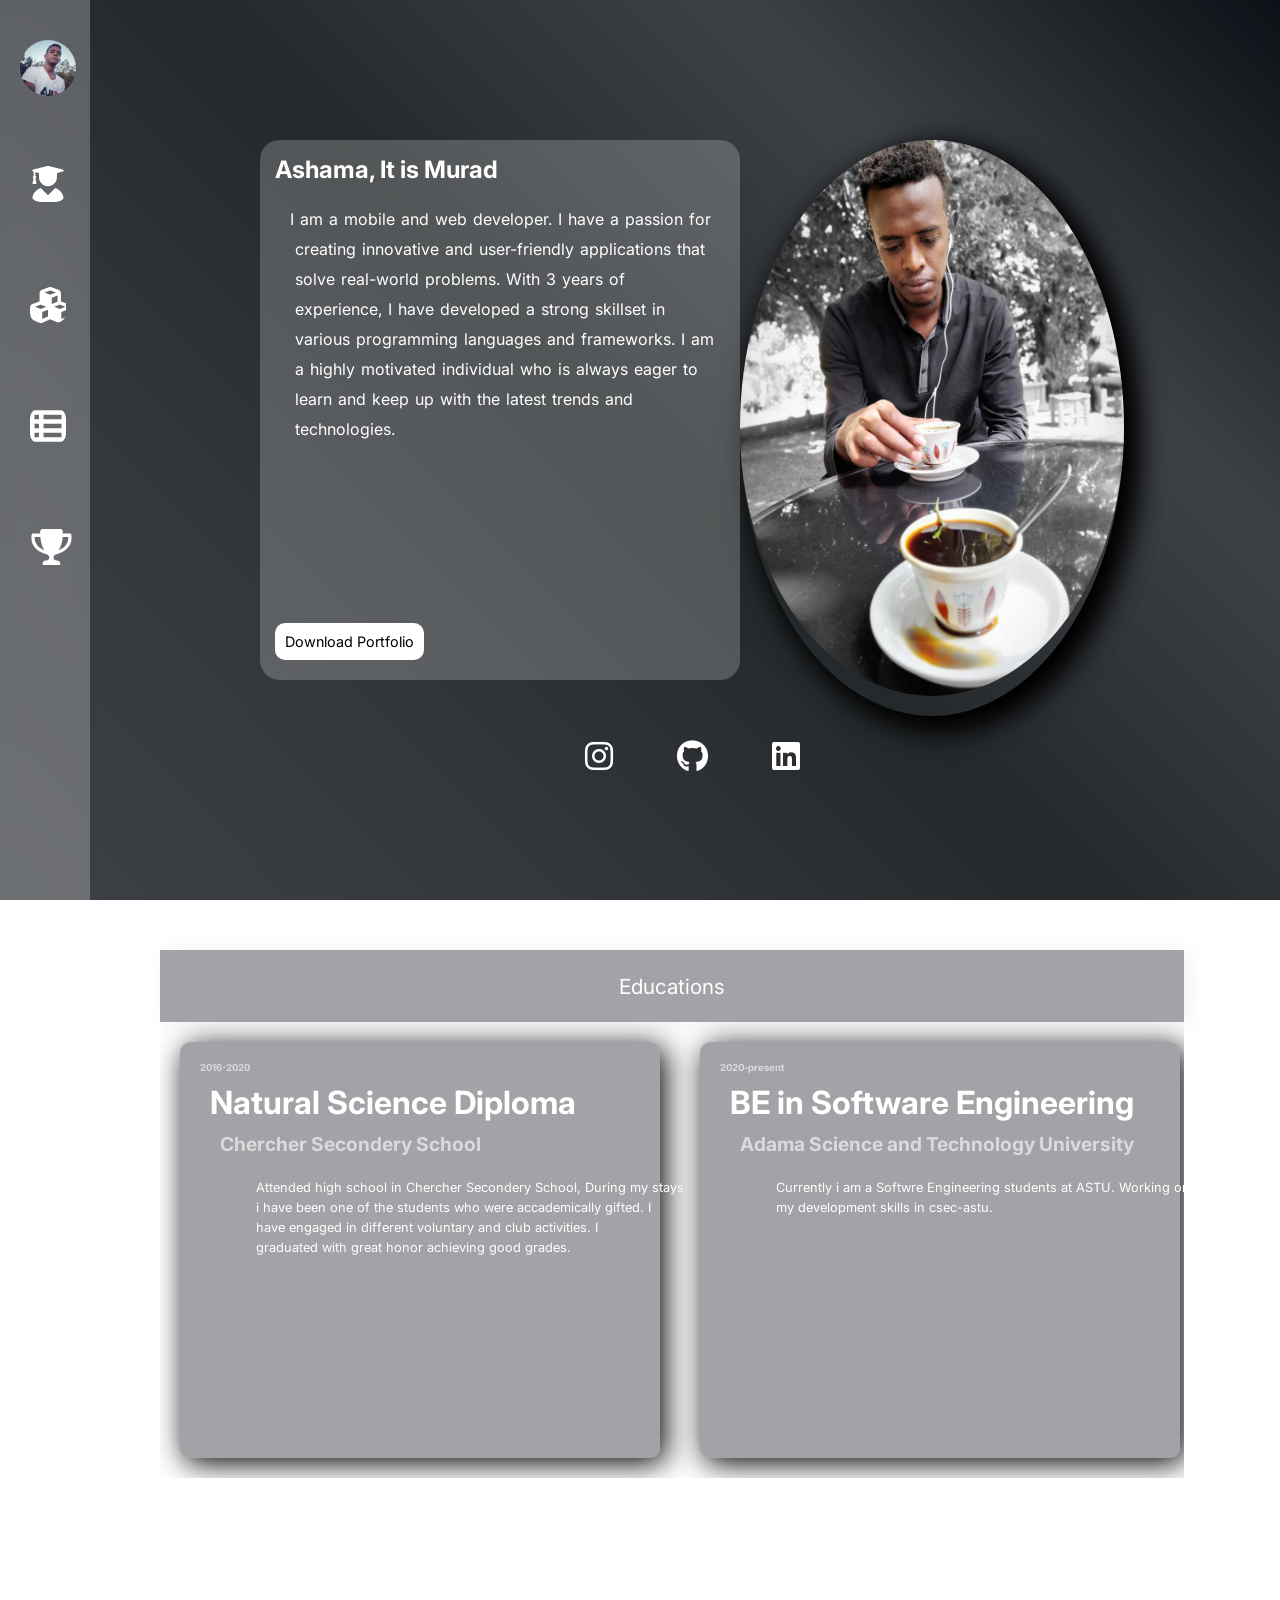
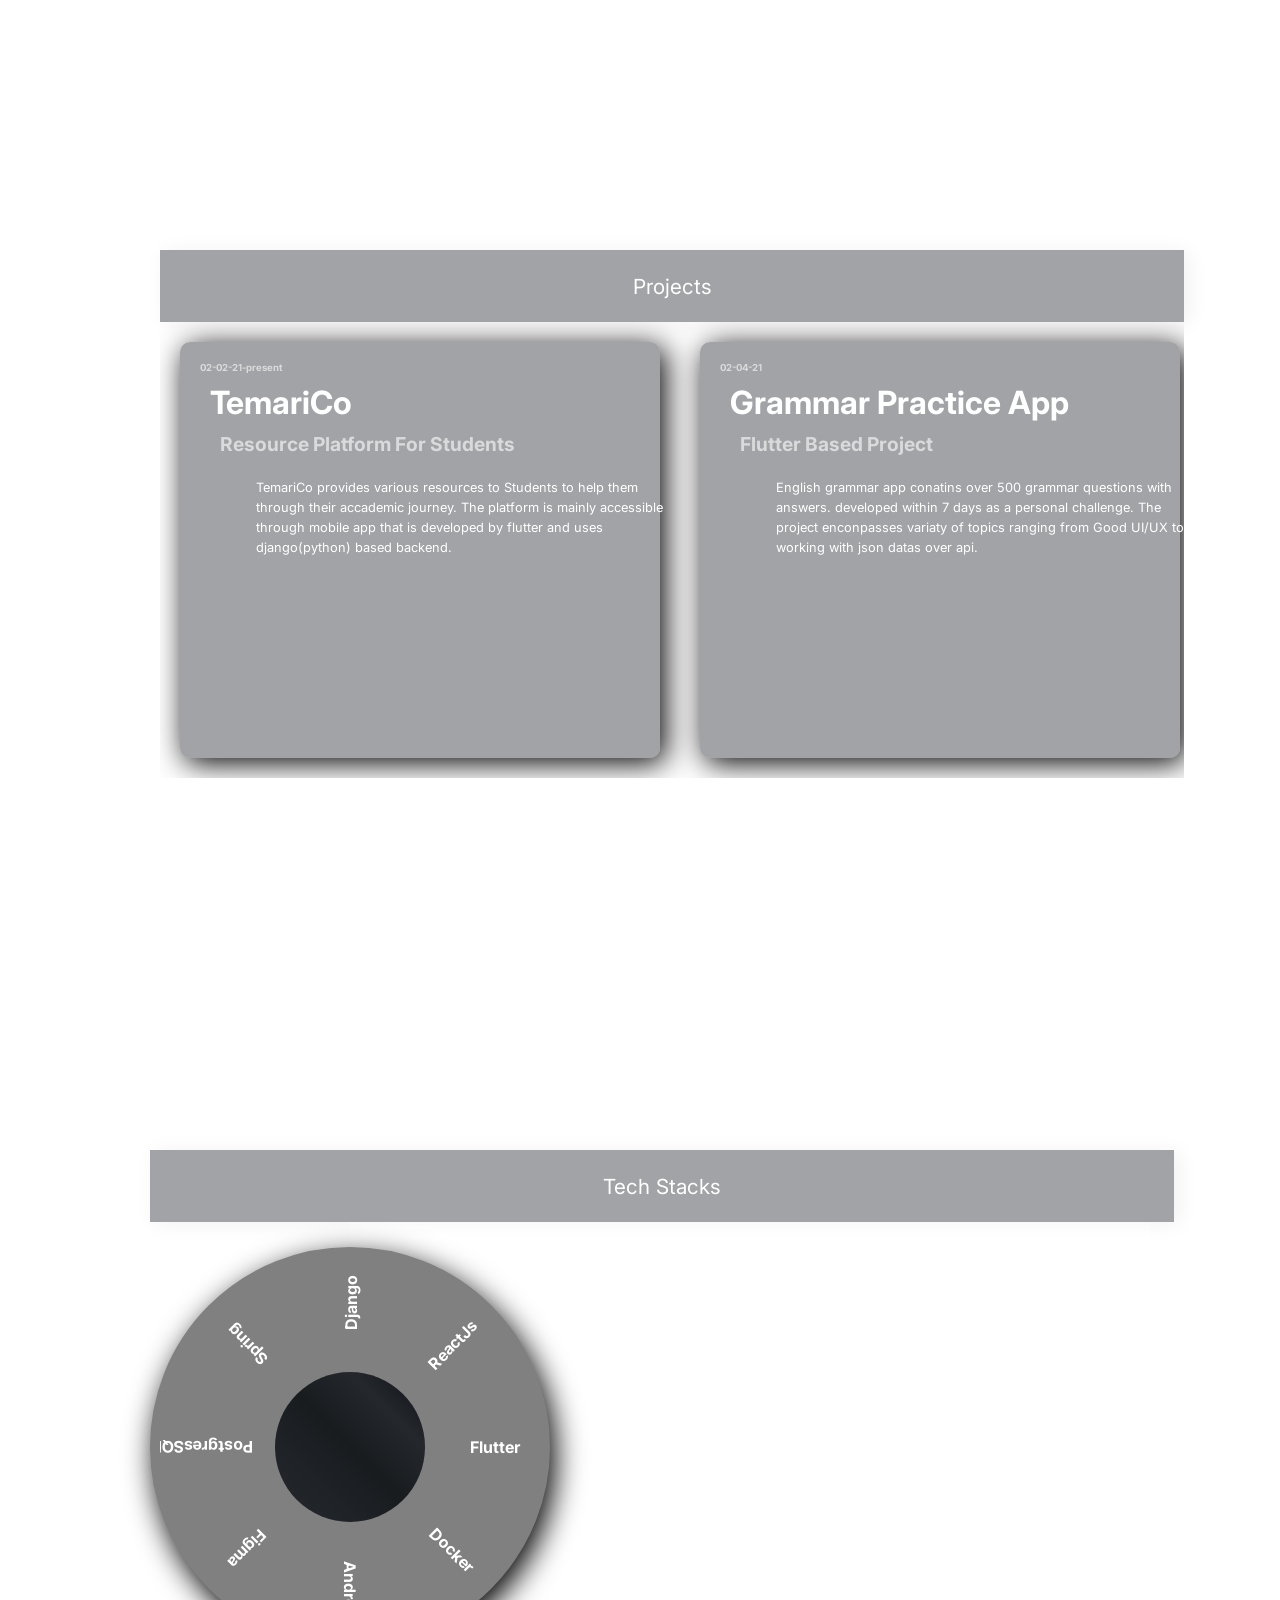
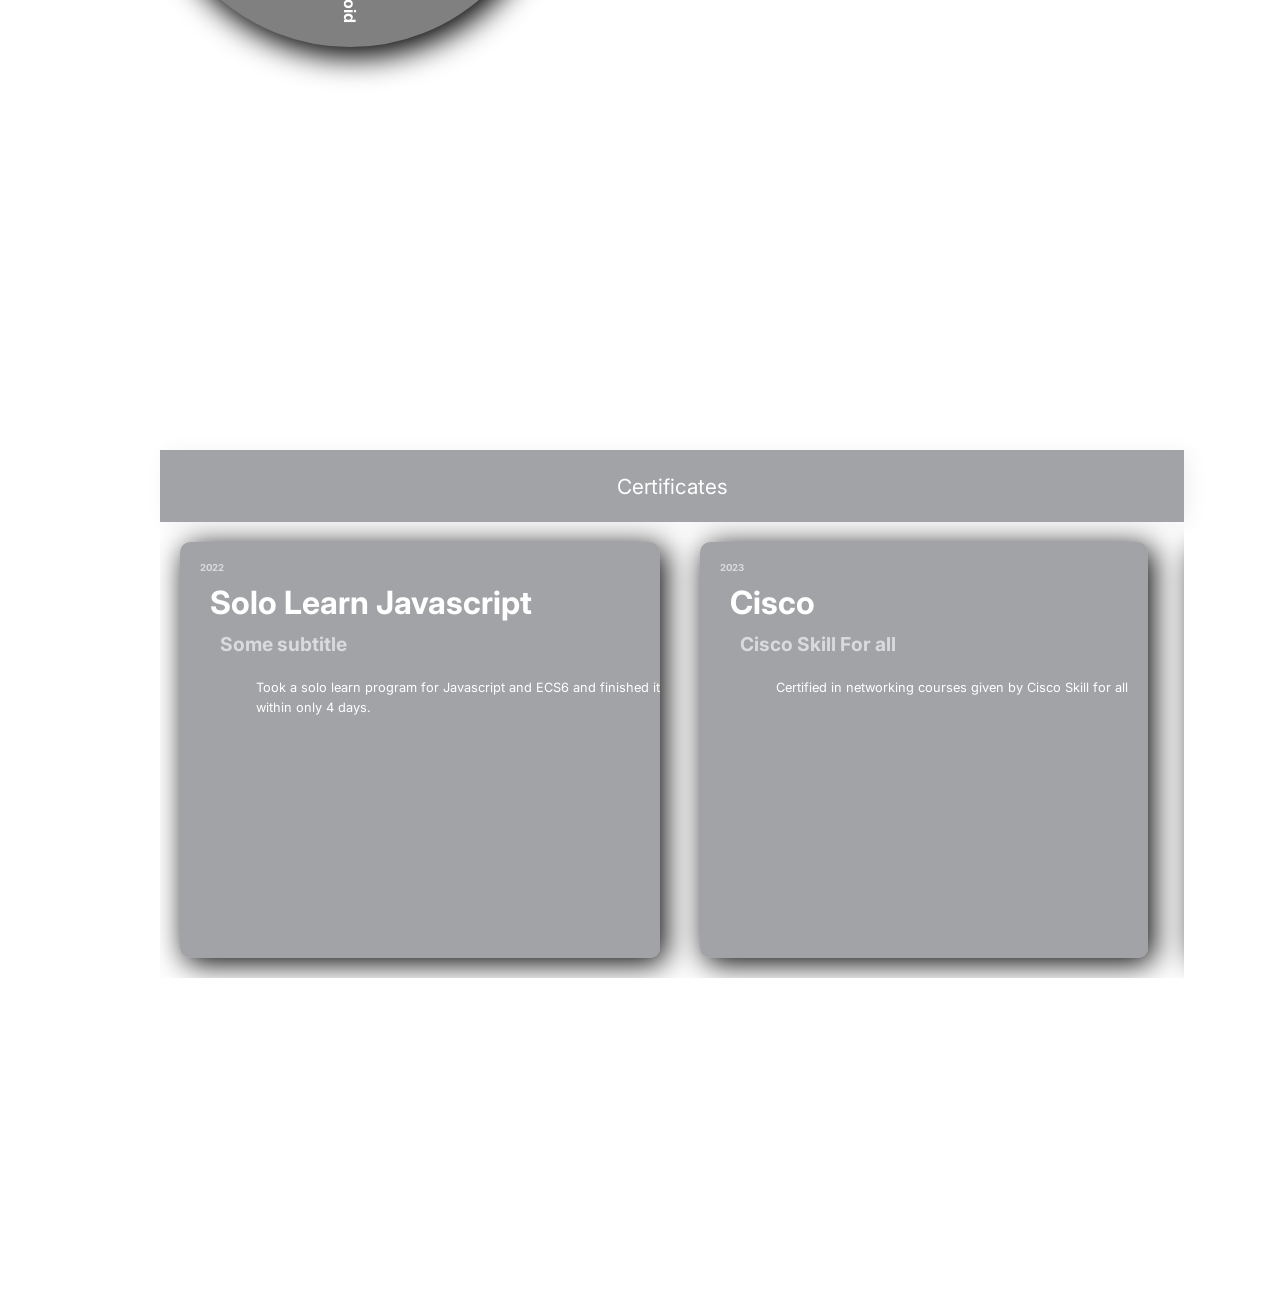
<file: html/index.html>
<!DOCTYPE html>
<html lang="en">
  <head>
    <meta charset="UTF-8" />
    <meta http-equiv="X-UA-Compatible" content="IE=edge" />
    <meta name="viewport" content="width=device-width, initial-scale=1.0" />
    <title>Portfolio | Murad</title>
    <link href="../css/style.css" rel="stylesheet" />
    <link href="../css/project.css" rel="stylesheet" />
    <link href="../css/wheel.css" rel="stylesheet" />
    <script src="../js/index.js"></script>
    <script defer src="../js/pie.js"></script>
    <script defer src="../js/index.js"></script>
    <link
      rel="stylesheet"
      href="https://fonts.googleapis.com/css?family=inter"
    />

    <link
      rel="stylesheet"
      href="https://cdnjs.cloudflare.com/ajax/libs/font-awesome/6.4.0/css/all.min.css"
      integrity="sha512-iecdLmaskl7CVkqkXNQ/ZH/XLlvWZOJyj7Yy7tcenmpD1ypASozpmT/E0iPtmFIB46ZmdtAc9eNBvH0H/ZpiBw=="
      crossorigin="anonymous"
      referrerpolicy="no-referrer"
    />
  </head>

  <body>
    <div class="root" id="root">
      <div id="side-bar">
        <ul id="side-list">
          <li class="nav-item">
            <a href="#about-me" class="">
              <div class="profile">
                <img src="../assets/images/murad.jpg" alt="" />
              </div>
            </a>
          </li>
          <li class="nav-item">
            <div>
              <a href="#educations" class="">
                <svg
                  class="nav-icon"
                  value="1"
                  width="56"
                  height="56"
                  viewBox="0 0 56 56"
                  fill="none"
                  xmlns="http://www.w3.org/2000/svg"
                >
                  <path
                    d="M4.99078 8.72266L5.6875 8.88672V15.2852C4.92188 15.7391 4.375 16.5484 4.375 17.5C4.375 18.416 4.88086 19.1822 5.59125 19.6602L3.88281 26.4688C3.69141 27.2234 4.11578 28 4.71734 28H9.28375C9.88531 28 10.3091 27.2207 10.1177 26.5672L8.40875 19.6656C9.11969 19.1844 9.625 18.4188 9.625 17.5C9.625 16.543 9.07812 15.7369 8.3125 15.2852V9.52984L14 10.897L14.0001 17.5C14.0001 25.2383 20.2618 31.5 28.0001 31.5C35.7384 31.5 41.9017 25.2383 41.9017 17.5L42 10.8959L50.9961 8.72266C52.9922 8.24414 52.9922 5.76953 50.9961 5.27734L30.1711 0.246094C28.7492 -0.0820312 27.2595 -0.0820312 25.8366 0.246094L4.98969 5.27734C3.00781 5.75641 3.00781 8.24469 4.99078 8.72266ZM39.2875 34.2125L28 45.5L16.7125 34.2125C9.06391 36.6516 3.5 43.75 3.5 52.2047C3.5 54.3047 5.19859 56 7.29203 56H48.7123C50.8047 56 52.5 54.3047 52.5 52.2047C52.5 43.75 46.9328 36.6516 39.2875 34.2125Z"
                    fill="white"
                  />
                </svg>
              </a>
            </div>
          </li>
          <li class="nav-item">
            <a href="#projects" class="" id="">
              <svg
                class="nav-icon"
                value="2"
                width="56"
                height="56"
                viewBox="0 0 56 56"
                fill="none"
                xmlns="http://www.w3.org/2000/svg"
              >
                <g clip-path="url(#clip0_227_65)">
                  <path
                    d="M18.8234 4.3925L29.3234 0.411251C30.7234 -0.119109 32.2766 -0.119109 33.6766 0.411251L44.1766 4.3925C46.55 5.29485 48.125 7.57423 48.125 10.1194V22.3891C48.2672 22.4328 48.4094 22.4766 48.5516 22.4328L59.0516 26.5125C61.425 27.4094 63 29.6953 63 32.2328V45.2704C63 47.6985 61.5672 49.8969 59.3359 50.8704L48.8359 55.486C47.2719 56.186 45.4781 56.186 43.9141 55.486L31.5 50.0391L19.0859 55.486C17.5219 56.186 15.7281 56.186 14.1641 55.486L3.65969 50.8704C1.43609 49.8969 0 47.6985 0 45.2704V32.2328C0 29.6953 1.57391 27.4094 3.95391 26.5125L14.4484 22.4328C14.5906 22.4766 14.7328 22.4328 14.875 22.3891V10.1194C14.875 7.57423 16.45 5.29485 18.8234 4.3925ZM31.8062 5.32001C31.6094 5.24454 31.2922 5.24454 31.1938 5.32001L22.6187 8.56954L31.4016 11.9766L40.3813 8.56954L31.8062 5.32001ZM42.875 23.0344V13.2344L33.8625 16.6906V26.4469L42.875 23.0344ZM16.9312 27.4422C16.7344 27.3657 16.4172 27.3657 16.3188 27.4422L7.74484 30.6907L16.625 34.0922L25.5063 30.6907L16.9312 27.4422ZM18.9875 49.7985L28 45.8391V35.35L18.9875 38.8063V49.7985ZM37.4937 30.6907L46.375 34.0922L55.2563 30.6907L46.6812 27.4422C46.4844 27.3657 46.1672 27.3657 46.0688 27.4422L37.4937 30.6907ZM57.75 45.2704V35.35L48.7375 38.8063V49.7985L57.225 46.0688C57.5422 45.9266 57.75 45.6203 57.75 45.2704Z"
                    fill="white"
                  />
                </g>
                <defs>
                  <clipPath id="clip0_227_65">
                    <rect width="63" height="56" fill="white" />
                  </clipPath>
                </defs>
              </svg>
            </a>
          </li>
          <li class="nav-item">
            <a href="#techs" class="">
              <svg
                value="3"
                class="nav-icon"
                width="56"
                height="56"
                viewBox="0 0 56 56"
                fill="none"
                xmlns="http://www.w3.org/2000/svg"
              >
                <path
                  d="M0 10.5C0 6.63359 3.13359 3.5 7 3.5H49C52.8609 3.5 56 6.63359 56 10.5V45.5C56 49.3609 52.8609 52.5 49 52.5H7C3.13359 52.5 0 49.3609 0 45.5V10.5ZM7 17.5H14V10.5H7V17.5ZM49 10.5H21V17.5H49V10.5ZM7 31.5H14V24.5H7V31.5ZM49 24.5H21V31.5H49V24.5ZM7 45.5H14V38.5H7V45.5ZM49 38.5H21V45.5H49V38.5Z"
                  fill="white"
                />
              </svg>
            </a>
          </li>
          <li class="nav-item">
            <a href="#cert" class="">
              <svg
                value="4"
                class="nav-icon"
                width="63"
                height="56"
                viewBox="0 0 63 56"
                fill="none"
                xmlns="http://www.w3.org/2000/svg"
              >
                <g clip-path="url(#clip0_227_69)">
                  <path
                    d="M62.5734 9.01031C62.289 7.83016 61.2281 7 60.014 7H48.989C49.0155 5.63828 49.0008 4.40781 48.9719 3.38844C48.9234 1.49078 47.3812 0 45.478 0H17.5218C15.6186 0 14.0765 1.49078 14.0218 3.38844C13.9015 4.40781 13.978 5.63828 14.0108 7H2.98144C1.76738 7 0.714862 7.83016 0.427753 9.01031C0.33894 9.38219 -1.71841 18.2875 4.05441 26.8953C8.14942 33.0006 15.0575 37.2892 24.5622 39.7359C26.6076 40.2615 27.9977 42.1488 27.9977 44.2608C27.9999 46.8672 25.8671 49 23.253 49H22.7499C19.8504 49 17.501 51.3505 17.501 54.25C17.501 55.2164 18.2844 56 19.1526 56H43.5541C44.5206 56 45.2057 55.2164 45.2057 54.25C45.2057 51.3505 42.8563 49 39.9568 49H39.4488C36.8392 49 34.7063 46.8672 34.7063 44.2586C34.7063 42.1466 36.0965 40.2587 38.1418 39.7337C47.6531 37.2903 54.559 33.0017 58.6496 26.8931C64.7171 18.2875 62.6609 9.38219 62.5734 9.01031ZM8.4666 24.0406C5.41066 19.5344 5.1416 14.8422 5.29144 12.25H14.0841C14.6703 18.7709 16.3099 26.5891 20.3918 32.9328C15.028 30.8 11.0358 27.825 8.4666 24.0406ZM54.5343 24.0406C51.9705 27.825 47.9784 30.7945 42.6124 32.9241C46.6921 26.5891 48.3327 18.7687 48.9124 12.25H57.7051C57.7609 14.8422 57.5859 19.5453 54.5343 24.0406Z"
                    fill="white"
                  />
                </g>
                <defs>
                  <clipPath id="clip0_227_69">
                    <rect width="63" height="56" fill="white" />
                  </clipPath>
                </defs>
              </svg>
            </a>
          </li>
        </ul>
      </div>
      <section id="about-me">
        <div class="about-me">
          <div class="row">
            <div id="note">
              <h1 class="greeting">Ashama, It is Murad</h1>
              <br />
              <p>
                I am a mobile and web developer. I have a passion for creating
                innovative and user-friendly applications that solve real-world
                problems. With 3 years of experience, I have developed a strong
                skillset in various programming languages and frameworks. I am a
                highly motivated individual who is always eager to learn and
                keep up with the latest trends and technologies.
              </p>
              <button id="download-pt" onclick="pdfprint()">
                Download Portfolio
              </button>
            </div>
            <div class="coreimg">
              <img
                id="coreimg"
                src="../assets/images/mrd-portfolio.jpg"
                alt=""
              />
              <div></div>
            </div>
          </div>
          <div class="row">
            <ul id="socials">
              <li>
                <a
                  href="https://instagram.com/murd_hus/"
                  target="_blank"
                  rel="noopener"
                >
                  <i class="fa-brands fa-instagram fa-2xl"></i>
                </a>
              </li>
              <li>
                <a
                  href="https://github.com/Nuradic/"
                  target="_blank"
                  rel="noopener"
                >
                  <i class="fa-brands fa-github fa-2xl"></i>
                </a>
              </li>
              <li>
                <a
                  href="https://www.linkedin.com/in/murad-usman-4a6464223/"
                  target="_blank"
                  rel="noopener"
                >
                  <i class="fa-brands fa-linkedin fa-2xl"></i>
                </a>
              </li>
            </ul>
          </div>
        </div>
      </section>
      <section class="educations projects" id="educations">
        <div class="section-header">Educations</div>
        <div class="holder">
          <div class="card">
            <h6 class="card-small-title">2016-2020</h6>
            <h1 class="card-title">Natural Science Diploma</h1>
            <h3 class="card-subtitle">Chercher Secondery School</h3>
            <p class="card-description">
              Attended high school in Chercher Secondery School, During my stays
              i have been one of the students who were accademically gifted. I
              have engaged in different voluntary and club activities. I
              graduated with great honor achieving good grades.
            </p>
          </div>
          <div class="card">
            <h6 class="card-small-title">2020-present</h6>
            <h1 class="card-title">BE in Software Engineering</h1>
            <h3 class="card-subtitle">
              Adama Science and Technology University
            </h3>
            <p class="card-description">
              Currently i am a Softwre Engineering students at ASTU. Working on
              my development skills in csec-astu.
            </p>
          </div>
        </div>
      </section>
      <section class="projects" id="projects">
        <div class="section-header">Projects</div>
        <div class="holder">
          <div class="card">
            <h6 class="card-small-title">02-02-21-present</h6>
            <h1 class="card-title">TemariCo</h1>
            <h3 class="card-subtitle">Resource Platform For Students</h3>
            <p class="card-description">
              TemariCo provides various resources to Students to help them
              through their accademic journey. The platform is mainly accessible
              through mobile app that is developed by flutter and uses
              django(python) based backend.
            </p>
          </div>
          <div class="card">
            <h6 class="card-small-title">02-04-21</h6>
            <h1 class="card-title">Grammar Practice App</h1>
            <h3 class="card-subtitle">Flutter Based Project</h3>
            <p class="card-description">
              English grammar app conatins over 500 grammar questions with
              answers. developed within 7 days as a personal challenge. The
              project enconpasses variaty of topics ranging from Good UI/UX to
              working with json datas over api.
            </p>
          </div>
          <div class="card">
            <h6 class="card-small-title">date here</h6>
            <h1 class="card-title">Some title</h1>
            <h3 class="card-subtitle">Some subtitle</h3>
            <p class="card-description">
              Lorem ipsum dolor sit amet consectetur, adipisicing elit. Fuga,
              libero. Sunt ex maxime explicabo aliquam molestias iste dolor? Ex
              laudantium totam officiis porro accusamus reiciendis, ab sit eos
              architecto at.
            </p>
          </div>
          <div class="card">
            <h6 class="card-small-title">date here</h6>
            <h1 class="card-title">Some title</h1>
            <h3 class="card-subtitle">Some subtitle</h3>
            <p class="card-description">
              Lorem ipsum dolor sit amet consectetur, adipisicing elit. Fuga,
              libero. Sunt ex maxime explicabo aliquam molestias iste dolor? Ex
              laudantium totam officiis porro accusamus reiciendis, ab sit eos
              architecto at.
            </p>
          </div>
        </div>
      </section>
      <section class="techs" id="techs">
        <div class="section-header">Tech Stacks</div>
        <div class="container">
          <div class="wheel" id="wheel">
            <div class="pie-item one selected" value="2" name="django">
              <h2>Django</h2>
            </div>
            <div class="pie-item two" value="1" name="react">
              <h2>ReactJs</h2>
            </div>
            <div class="pie-item three" value="0" name="flutter">
              <h2>Flutter</h2>
            </div>
            <div class="pie-item four" value="5" name="docker">
              <h2>Docker</h2>
            </div>
            <div class="pie-item five" value="3" name="spring">
              <h2>Spring</h2>
            </div>
            <div class="pie-item six" value="4" name="psql">
              <h2>PostgresSQl</h2>
            </div>
            <div class="pie-item seven" value="7" name="figma">
              <h2>Figma</h2>
            </div>
            <div class="pie-item eight" value="6" name="android">
              <h2>Android</h2>
            </div>
            <div class="spinner" id="spinner"></div>
          </div>
          <div class="container-cut">
            <h1 class="title" id="title-1">Flutter</h1>

            <h3 class="subtitle"></h3>
            <ul class="list" id="container-list-1">
              <li class="list-item">UI/UX</li>
              <li class="list-item">GetX State Management</li>
              <li class="list-item">
                Sqflite, IsarDb,and hive expert on mobile database
              </li>
            </ul>

            <p class="description" id="description-1">
              I am proficient in the Flutter SDK and have hands-on experience in
              developing mobile applications using Flutter. I have a strong
              understanding of Dart programming language and its core concepts.
              I have experience developing mobile applications for both iOS and
              Android platforms.I have knowledge of various mobile app
              architecture patterns like MVC, MVVM, and MVP. I am familiar with
              RESTful APIs and how to integrate them into mobile applications. I
              have experience working with database systems like SQLite,
              Firebase, and MySQL.I am proficient in using version control
              systems like Git to manage the source code of applications. I have
              experience working in an agile development environment and
              following agile principles like Scrum or Kanban.
            </p>
          </div>
        </div>
      </section>
      <section class="certificates projects" id="cert">
        <div class="section-header">Certificates</div>
        <div class="holder">
          <div class="card">
            <h6 class="card-small-title">2022</h6>
            <h1 class="card-title">Solo Learn Javascript</h1>
            <h3 class="card-subtitle">Some subtitle</h3>
            <p class="card-description">
              Took a solo learn program for Javascript and ECS6 and finished it
              within only 4 days.
            </p>
          </div>
          <div class="card">
            <h6 class="card-small-title">2023</h6>
            <h1 class="card-title">Cisco</h1>
            <h3 class="card-subtitle">Cisco Skill For all</h3>
            <p class="card-description">
              Certified in networking courses given by Cisco Skill for all
            </p>
          </div>
          <div class="card">
            <h6 class="card-small-title">2023</h6>
            <h1 class="card-title">Coursera SQL</h1>
            <h3 class="card-subtitle">Sql course given on Courser</h3>
            <p class="card-description">
              finished and certified with intermediate concepts of SQL. From
              Coursera.
            </p>
          </div>
        </div>
      </section>
    </div>
  </body>
</html>
</file>
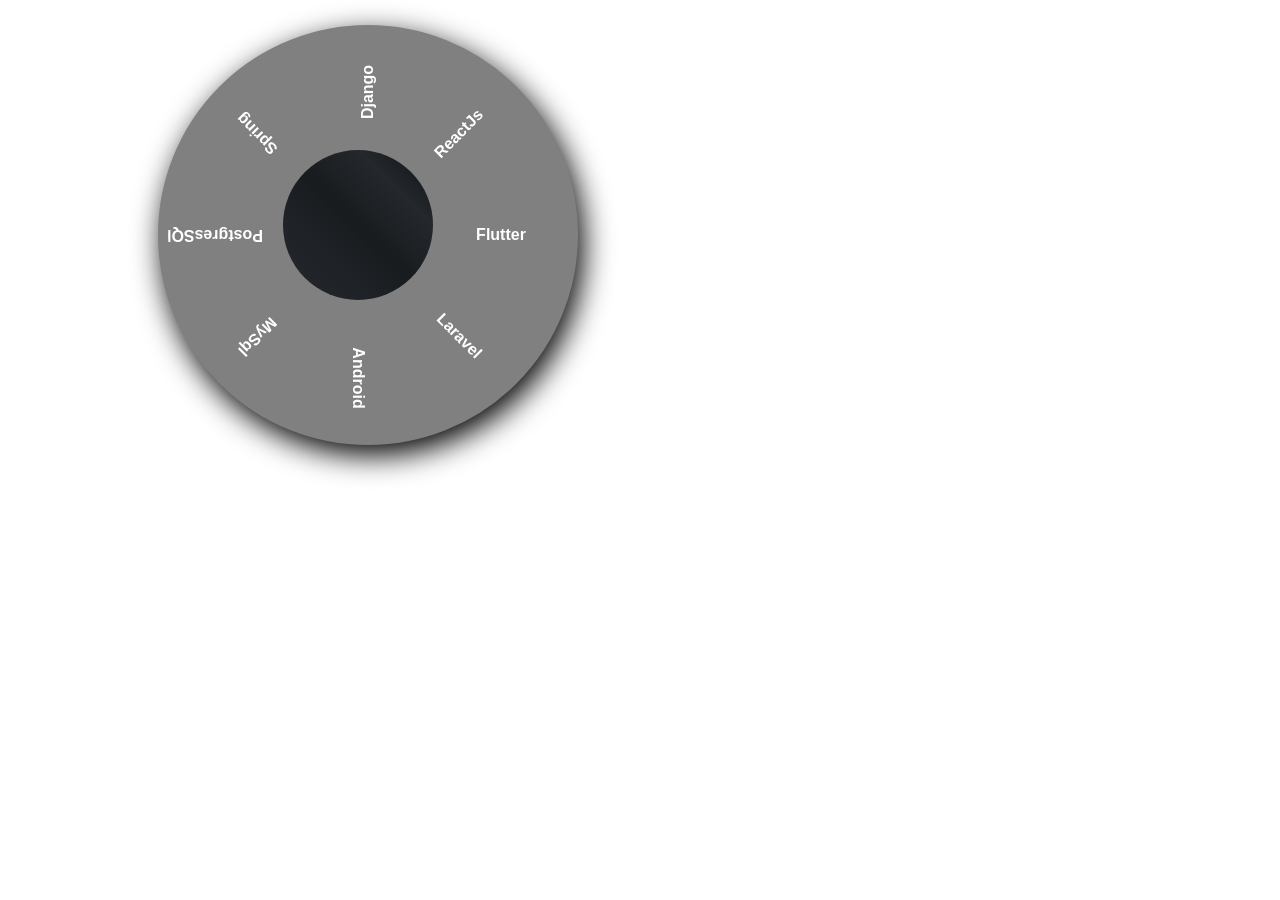
<file: html/luck.html>
<!DOCTYPE html>
<html lang="en">
  <head>
    <meta charset="UTF-8" />
    <meta http-equiv="X-UA-Compatible" content="IE=edge" />
    <meta name="viewport" content="width=device-width, initial-scale=1.0" />
    <link rel="stylesheet" href="../css/wheel.css" />
    <script defer src="../js/pie.js"></script>
    <title>Wheel</title>
  </head>
  <body>
    <div class="container">
      <div class="wheel" id="wheel">
        <div class="pie-item one selected" value="2"><h2>Django</h2></div>
        <div class="pie-item two" value="1"><h2>ReactJs</h2></div>
        <div class="pie-item three" value="0"><h2>Flutter</h2></div>
        <div class="pie-item four" value="5"><h2>Laravel</h2></div>
        <div class="pie-item five" value="3"><h2>Spring</h2></div>
        <div class="pie-item six" value="4">
          <h2>PostgresSQl</h2>
        </div>
        <div class="pie-item seven" value="7">
          <h2>MySql</h2>
        </div>
        <div class="pie-item eight" value="6">
          <h2>Android</h2>
        </div>
        <div class="pie-item eight" value="6">
          <h2>Android</h2>
        </div>
        <div class="spinner" id="spinner"></div>
      </div>
      <div class="container-cut">
        <h1 class="title">Some Text</h1>

        <h3 class="subtitle">Some subtitle</h3>
        <ul class="list">
          <li class="list-item">some random text generated</li>
          <li class="list-item">some random text generated</li>
          <li class="list-item">some random text generated</li>
          <li class="list-item">some random text generated</li>
        </ul>

        <p class="description">
          Lorem ipsum dolor sit amet consectetur adipisicing elit. Veritatis
          nam, natus, repudiandae tempore et necessitatibus soluta autem
          suscipit accusantium obcaecati velit fuga aliquid sed. Ut sunt a alias
          quis tempore. Lorem ipsum dolor sit amet consectetur adipisicing elit.
          Veritatis nam, natus, repudiandae tempore et necessitatibus soluta
          autem suscipit accusantium obcaecati velit fuga aliquid sed. Ut sunt a
          alias quis tempore.
        </p>
      </div>
    </div>
  </body>
</html>
</file>
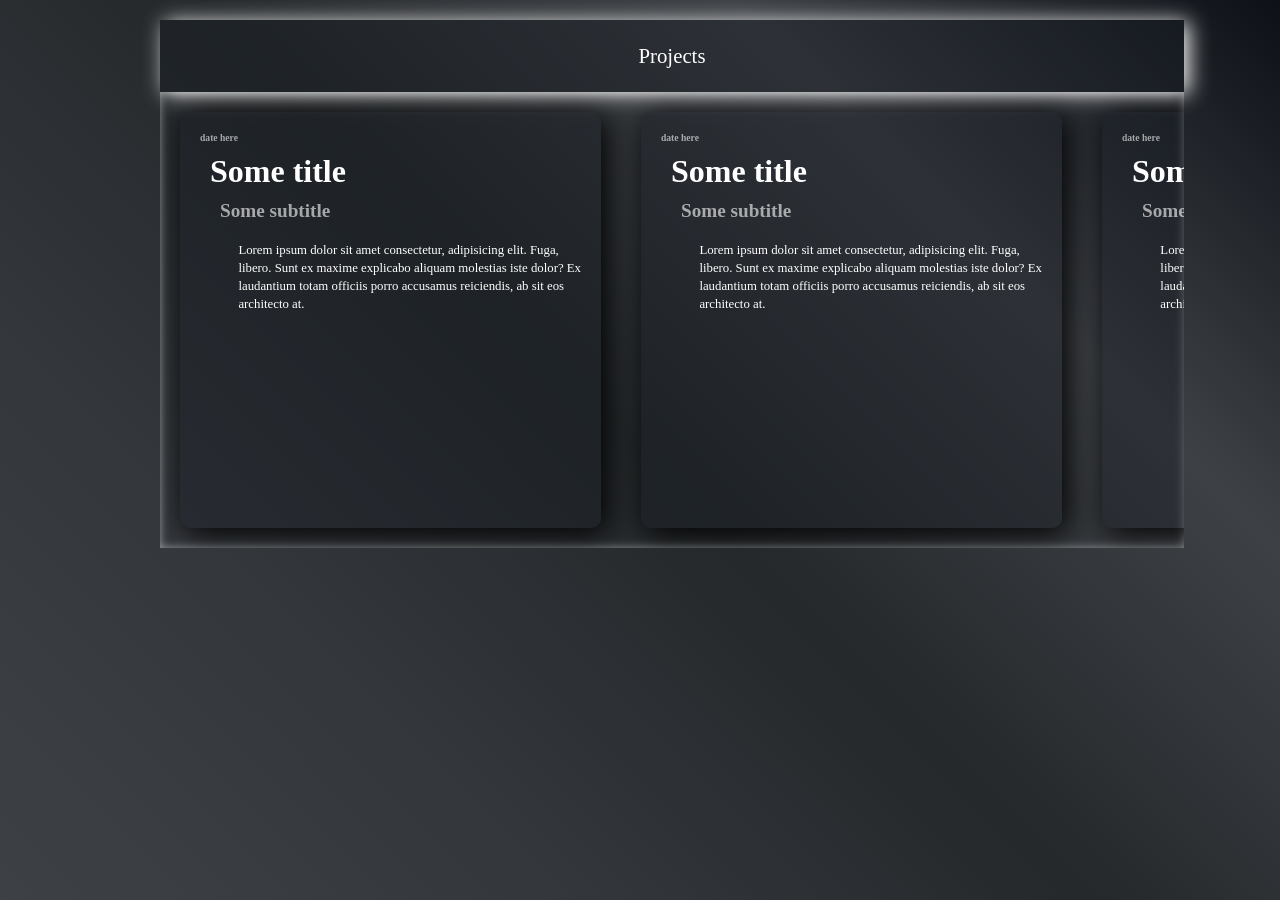
<file: html/project.html>
<!DOCTYPE html>
<html lang="en">
  <head>
    <meta charset="UTF-8" />
    <meta http-equiv="X-UA-Compatible" content="IE=edge" />
    <meta name="viewport" content="width=device-width, initial-scale=1.0" />
    <link rel="stylesheet" href="../css/project.css" />
    <title>Projects</title>
  </head>
  <body>
    <section class="projects">
      <div class="section-header">Projects</div>
      <div class="holder">
        <div class="card">
          <h6 class="card-small-title">date here</h6>
          <h1 class="card-title">Some title</h1>
          <h3 class="card-subtitle">Some subtitle</h3>
          <p class="card-description">
            Lorem ipsum dolor sit amet consectetur, adipisicing elit. Fuga,
            libero. Sunt ex maxime explicabo aliquam molestias iste dolor? Ex
            laudantium totam officiis porro accusamus reiciendis, ab sit eos
            architecto at.
          </p>
        </div>
        <div class="card">
          <h6 class="card-small-title">date here</h6>
          <h1 class="card-title">Some title</h1>
          <h3 class="card-subtitle">Some subtitle</h3>
          <p class="card-description">
            Lorem ipsum dolor sit amet consectetur, adipisicing elit. Fuga,
            libero. Sunt ex maxime explicabo aliquam molestias iste dolor? Ex
            laudantium totam officiis porro accusamus reiciendis, ab sit eos
            architecto at.
          </p>
        </div>
        <div class="card">
          <h6 class="card-small-title">date here</h6>
          <h1 class="card-title">Some title</h1>
          <h3 class="card-subtitle">Some subtitle</h3>
          <p class="card-description">
            Lorem ipsum dolor sit amet consectetur, adipisicing elit. Fuga,
            libero. Sunt ex maxime explicabo aliquam molestias iste dolor? Ex
            laudantium totam officiis porro accusamus reiciendis, ab sit eos
            architecto at.
          </p>
        </div>
        <div class="card">
          <h6 class="card-small-title">date here</h6>
          <h1 class="card-title">Some title</h1>
          <h3 class="card-subtitle">Some subtitle</h3>
          <p class="card-description">
            Lorem ipsum dolor sit amet consectetur, adipisicing elit. Fuga,
            libero. Sunt ex maxime explicabo aliquam molestias iste dolor? Ex
            laudantium totam officiis porro accusamus reiciendis, ab sit eos
            architecto at.
          </p>
        </div>
      </div>
    </section>
  </body>
</html>
</file>
<file: css/style.css>
@import url('https://fonts.googleapis.com/css2?family=Inter&display=swap');
*{
    padding: 0;
    margin: 0;
    box-sizing: border-box;
    scroll-behavior: smooth;
}
/* #coreimg{
    scale: 0.4; 
    width: 500;
    height:700;
    display: inline-block;
    background-color: #FF7262;
    position: absolute;
    left: 0px;
    top:0px;
} */
body {
    background-image: linear-gradient(45deg, rgb(13, 17, 23, 0.8), rgb(13, 17, 23, 0.84), rgb(13, 17, 20, 0.9), rgb(13, 17, 23, 0.8), rgb(13, 17, 23, 100));
    background-repeat: no-repeat;
    background-attachment: fixed;
    overflow-x: hidden;

}
section{
    height: 100vh;
    padding-top: 30px;
}
* {
    text-decoration: none;
    font-family: "inter", sans-serif;
    padding: 0;
    margin: 0;
}

#side-bar{
    background-color: rgb(255, 255, 255, 0.25);
    position: fixed;
    backdrop-filter: blur(8px);
    top:0px;
    justify-content: center;
    height: 100vh;
    width:7%;
    z-index: 1;
    transition: display 200ms ease;
}

.nav-item{
    text-decoration: none;
    display: block;
    margin-top: 20px;
    font-size: larger;
    padding: 20px;
}
.profile{
    width: 56px;
    height: 56px;
    border-radius: 50%;
    background: #000;
    overflow: hidden;
}
.profile img {
    width: 100%;
    height: 100%;
    object-fit: cover;
    object-position: center;
  }

.nav-item i{
    margin-right:10px ;
}
.nav-item svg{
    transition: 1s;
    padding: 10px;
    border-radius: 20px;
}
/* .nav-item svg:hover{
    scale: 1.2;
    background: #FF7262;
    filter: hue-rotate(360deg);
} */
.nav-item img{
    transition: 2s;
}
.nav-item img:hover{
    scale: 1.2;
    background: #FF7262;
    filter: hue-rotate(180deg);
}
.nav-item a{
    text-decoration: none;
    color: white;
    
}
#clear{
    margin-top: 20px;
    margin-right: 20px;
    float: right;
    color: white;
}
#nav-header{
    background: rgb(0, 0, 0, 0.25);
    height: 150px;
    width: 100%;
}
#clear:hover{
    cursor: pointer;
    scale: 1.2;
}
#menu:hover{
    cursor: pointer;
    scale: 1.2;
}

/* -----------------------------Related to navigation bars---------------------------------- */


#menu {
    position: relative;
    padding-left: 20px;
    position: fixed;
}

/* ----------------------------------About me ------------------------------- */
.about-me {
    position: relative;
    padding-top: 50px ;
    margin-top: 50px;
    margin-left: 200px;
    /* background: aquamarine; */
}

.row{
    /* background: green; */
    margin-top:10px;
    max-inline-size: 100%;
    display: flex;
    flex-wrap:wrap;
    justify-content: center;
}
#note {
    background-color: rgb(217, 217, 217, 0.25);
    position: relative;
    border-radius: 20px;
    color: white;
    padding: 15px ;
    width: 30rem;
    height: 60vh;
}

.about-me #coreimg,.coreimg{
    border-radius: 20px;
    width: 24rem;
    padding-bottom: 20px;
    border-radius: 50%;
    height:64vh;
    box-shadow: 10px 10px 30px #000;
    transition: 1s;
}
.about-me .coreimg:hover{
    background-color: rgb(217, 217, 217, 0.25);
    border-radius: 50%;
    width: 28rem;
    height:28;
    cursor: pointer;
}
#coreimg:hover{
    scale: 1.2;

}

.about-me p{
    word-spacing: 2px;
    line-height: 30px;
    text-indent: -5px;
    margin: 0 10px 0 20px;
}
#download-pt {
    color: black;
    background-color: white;
    border-radius: 10px;
    padding: 10px;
    font-size: 90%;
    border: hidden;
    position: absolute;
    bottom: 20px;
}
/* ------------------------------------Socials----------------------------- */
#socials {
    text-align: center;
}

#socials li{
    display: inline;


}
#socials li i{
    margin: 30px;
    transition: 1s;

}

#socials li a{
    text-decoration: none;
    color: white;
    transition: scale 200ms ease-in;
    
}
#socials  i:hover {
    cursor: pointer;
    scale: 1.2;

}

#menu,
button:hover {
    cursor: pointer;
}
</file>
<file: css/project.css>
*{
    box-sizing: border-box;
    padding: 0;
    margin: 0;
}
body{
    background-image: linear-gradient(45deg, rgb(13, 17, 23, 0.8), rgb(13, 17, 23, 0.84), rgb(13, 17, 20, 0.9), rgb(13, 17, 23, 0.8), rgb(13, 17, 23, 100));
    display: flex;
    height: 100vh;

}
.section-header{
    font-size: 1.3rem;
    margin-top: 20px;
    margin-left: 100px;
    height: 72px;
    width: 80vw;
    display: flex;
    color: white;
    justify-content: center;
    align-items: center;
    background: rgb(22, 27, 34, 0.4);
    box-shadow: 5px 2px 20px #f1f1f1 ;
}
.holder{
    display: flex;
    margin-left:100px ;
    width: 80vw;
    overflow: auto;
    box-shadow: inset 0 0 10px rgba(255, 255, 255, 0.5)

}
.projects{
    margin-left: 60px;
}
.card{
    background-color: rgb(22, 27, 34, 0.4);
    color: white;
    white-space:nowrap;
    word-wrap:break-word;
    width:30rem;
    height: 26rem;
    padding: 20px;
    margin: 20px;
    border-radius: 10px;
    box-shadow: 5px 5px 30px black;
    transition: 1s;

}
.card:hover{
    box-shadow: 5px 5px 30px grey;
    cursor: pointer;
}
.card .card-small-title{
    font-size: 0.6rem;
    opacity: 0.6;
}
.card .card-title{
    font-size: 2rem;
    margin-left: 10px;
    margin-top: 10px;
}
.card .card-subtitle{
    font-size: 1.2rem;
    margin-left: 20px;
    margin-top: 10px;
    opacity: 0.6;
}
.card .card-description{
    display: contents;
    position: relative;
    font-size: 0.8rem;
    white-space: pre;
    margin: 0;
    padding: 0;
    margin-left: 20px;
    margin-top: 10px;
    padding-right: 20px;
}

::-webkit-scrollbar {
    width: 10px;
}

/* background color */
::-webkit-scrollbar-track {
    background-color: #f1f1f1;
    border-radius: 5px;
  }
  
  /* scrollbar handle */
  ::-webkit-scrollbar-thumb {
    background-color: #888;
    border-radius: 5px;
  }
  
  /* scrollbar handle on hover */
  ::-webkit-scrollbar-thumb:hover {
    background-color: #555;
  }
</file>
<file: css/wheel.css>
.wheel{
    background: grey;
    width: 400px;
    height: 400px;
    border-radius: 50%;
    /* transition: 5s; */
    border: 10px solid grey;
    overflow: hidden;
    position: relative;
    box-shadow: 5px 10px 30px black ;
    z-index: 1;

}

.wheel .pie-item{
	height:50%;
	width:160px;
	position: absolute;
	clip-path: polygon(100% 0 , 50% 100% , 0 0 );
	transform:translateX(-50%);
	transform-origin:bottom;
	text-align:center;
	display:flex;
	align-items: center;
	justify-content: center;
	font-weight:bold;
	font-family:sans-serif;
	color:#fff;
	left:110px;

}

.wheel div h2{
    font-size: 16px;
    transform: rotate(-90deg);
    margin-bottom:100px;
}

.wheel .selected{
    background: #FF7262;
}
.spinner{
    position: absolute;
    height: 150px;
    width: 150px;
    border-radius: 50%;
    background: linear-gradient(45deg, rgb(13, 17, 23, 0.8), rgb(13, 17, 23, 0.84), rgb(13, 17, 20, 0.9), rgb(13, 17, 23, 0.8), rgb(13, 17, 23, 100));
    left:115px;
    top:115px;
}
.container .title{
    font-size: 36px;
    margin:20px 10px 10px 200px ;
    color:white;
}
.container .subtitle{
    font-size: 24px;
    margin:10px 10px 10px 250px ;
    color:white;
}
.container .description{
    font-size: 16px;
    margin:20px 10px 10px 260px ;
    line-height: 23px;
    color:white;
}
.container .list{
    color: white;
    margin-left:300px ;
}
.wheel .one{
    background-color: grey;
    left:50%;   
}
.wheel .two{
    background-color: grey;
    transform: rotate(45deg);

}
.wheel .three{
    background-color: grey;
    transform: rotate(90deg);

}
.wheel .four{
    background-color: grey;
    transform: rotate(135deg);

}
.wheel .five
{
    background-color: grey;
    transform: rotate(-45deg);

}
.wheel .six
{
    background-color: grey;
    transform: rotate(-90deg);

}
.wheel .seven
{
    background-color: grey;
    transform: rotate(-135deg);

}
.wheel .eight
{
    background-color: grey;
    transform: rotate(-180deg);

}

.wheel div:hover{
    background: #FF7262;
    cursor: pointer;
}
.techs .section-header{
    margin-left: 150px;
}
.title *{
    transition: 3s;
}

.container{
    display: flex;
    position: relative;
    margin-left: 150px;
    margin-top: 25px;
    align-items: center;
    z-index: 2;
}

.container-cut{
    background: rgb(255, 255, 255, 0.25);
    width: 800px;
    height: 450px;
    position: absolute;
    margin-left: 200px;
}
</file>
